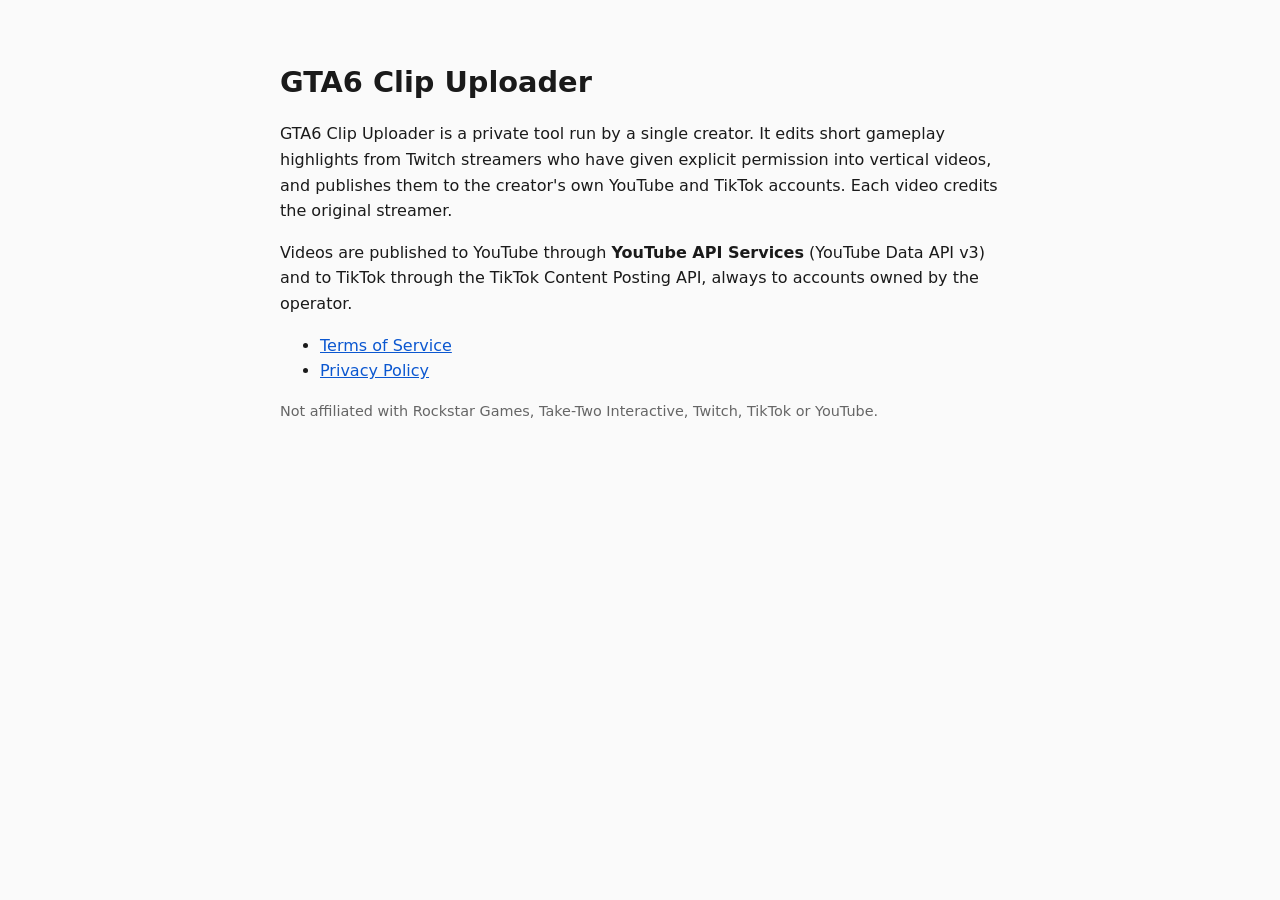
<file: index.html>
<!doctype html>
<html lang="en">
<head>
<meta charset="utf-8">
<meta name="viewport" content="width=device-width, initial-scale=1">
<title>GTA6 Clip Uploader</title>
<link rel="stylesheet" href="style.css">
</head>
<body>
<main>
<h1>GTA6 Clip Uploader</h1>
<p>GTA6 Clip Uploader is a private tool run by a single creator. It edits short gameplay highlights from Twitch streamers who have given explicit permission into vertical videos, and publishes them to the creator's own YouTube and TikTok accounts. Each video credits the original streamer.</p>
<p>Videos are published to YouTube through <strong>YouTube API Services</strong> (YouTube Data API v3) and to TikTok through the TikTok Content Posting API, always to accounts owned by the operator.</p>
<ul>
<li><a href="terms.html">Terms of Service</a></li>
<li><a href="privacy.html">Privacy Policy</a></li>
</ul>
<p class="note">Not affiliated with Rockstar Games, Take-Two Interactive, Twitch, TikTok or YouTube.</p>
</main>
</body>
</html>
</file>
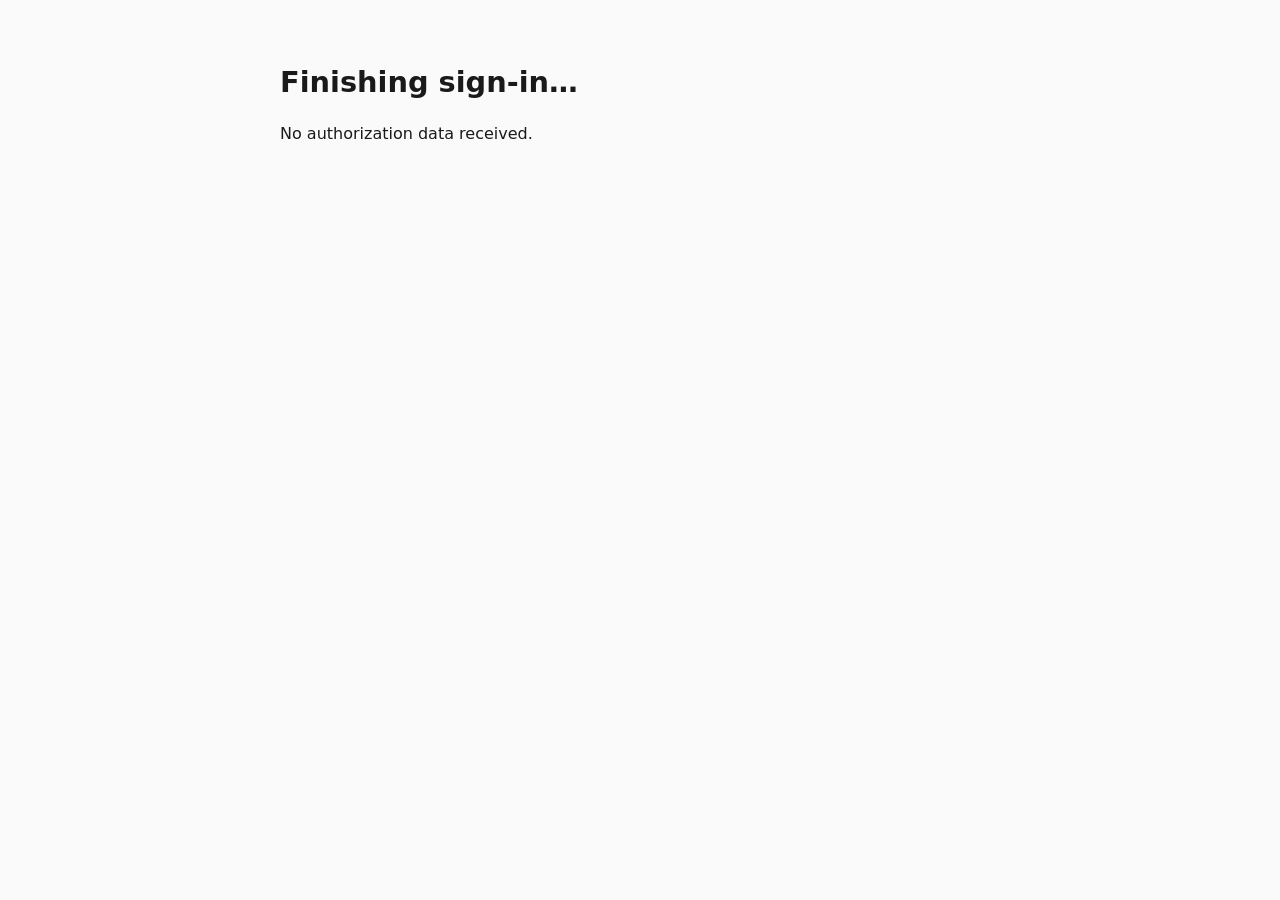
<file: callback.html>
<!doctype html>
<html lang="en">
<head>
<meta charset="utf-8">
<meta name="viewport" content="width=device-width, initial-scale=1">
<title>Authorization</title>
<link rel="stylesheet" href="style.css">
</head>
<body>
<main>
<h1>Finishing sign-in…</h1>
<p id="msg">Passing the authorization back to the local uploader.</p>
<script>
  // Hands the OAuth result (code/state) to the uploader running on the operator's own PC.
  // Nothing is stored or sent anywhere else.
  var q = window.location.search;
  if (q) {
    window.location.replace("http://127.0.0.1:8765/callback" + q);
  } else {
    document.getElementById("msg").textContent = "No authorization data received.";
  }
</script>
</main>
</body>
</html>
</file>
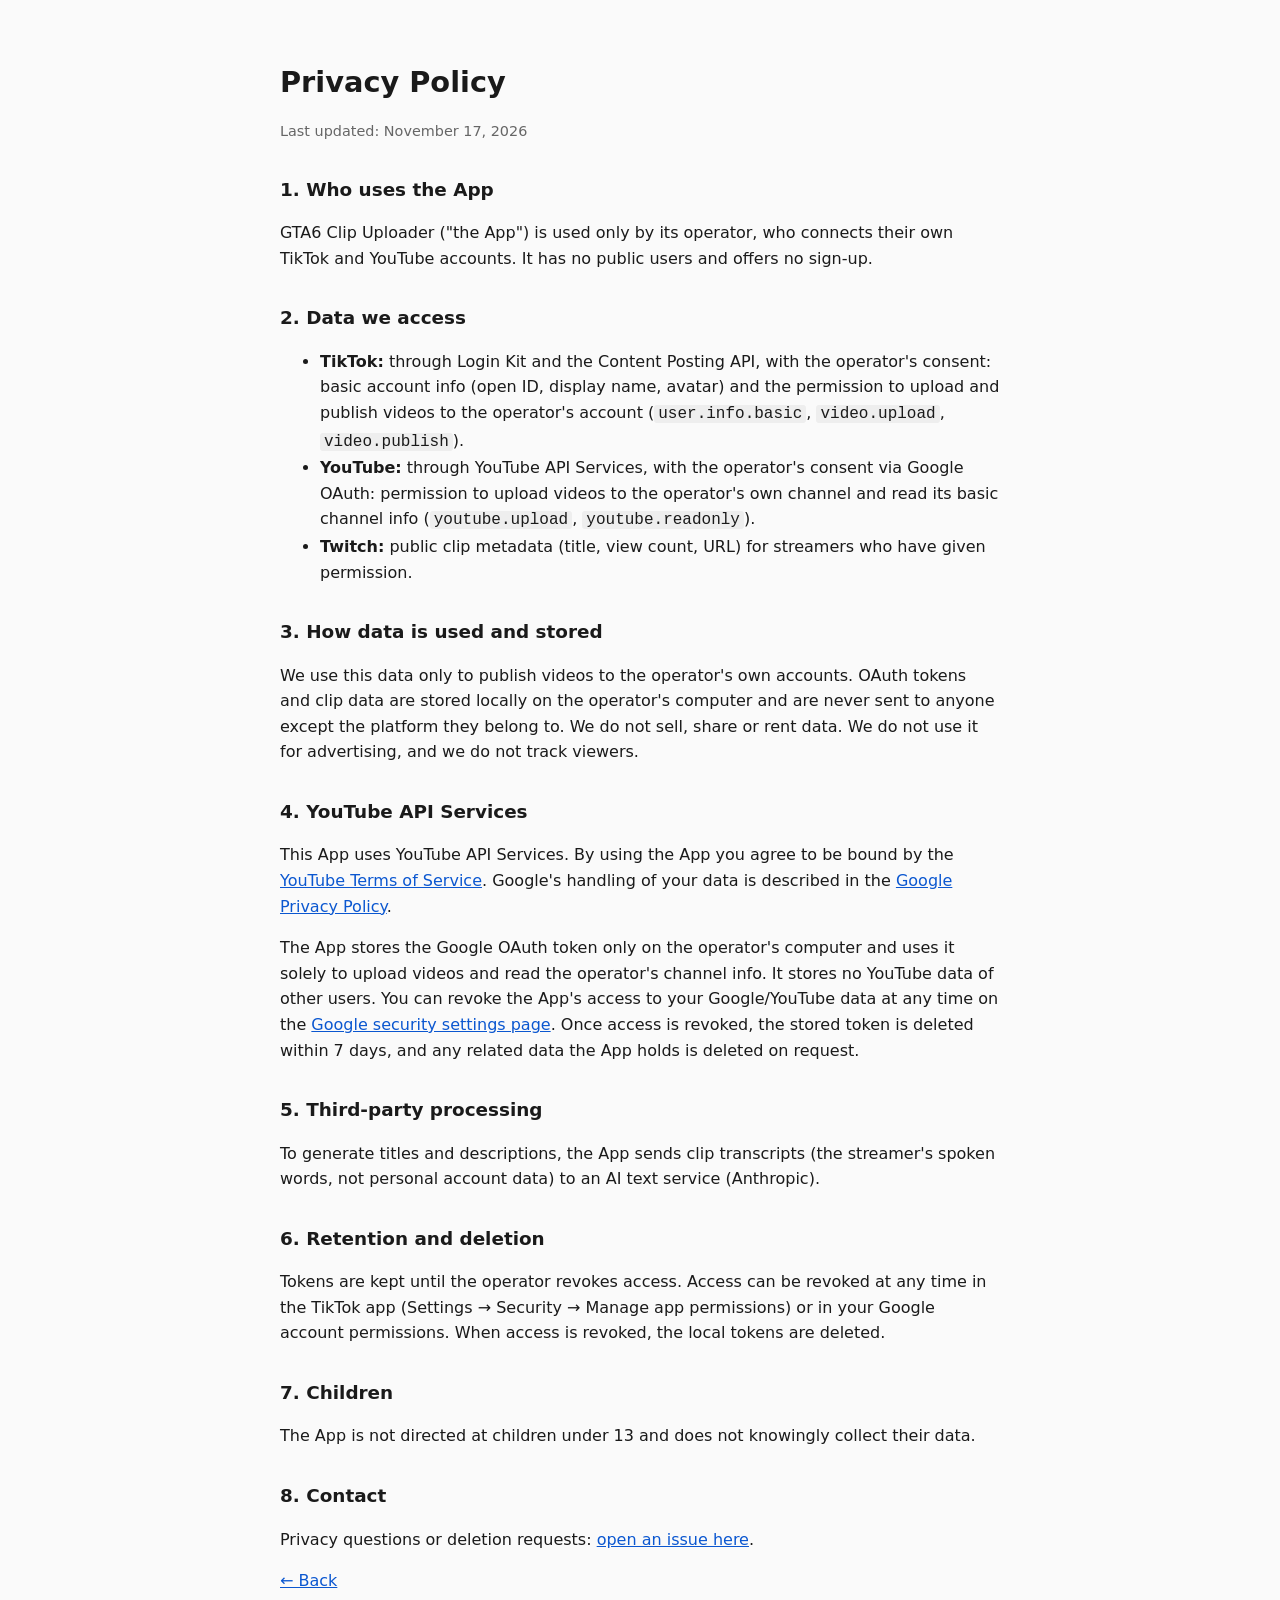
<file: privacy.html>
﻿<!doctype html>
<html lang="en">
<head>
<meta charset="utf-8">
<meta name="viewport" content="width=device-width, initial-scale=1">
<title>Privacy Policy</title>
<link rel="stylesheet" href="style.css">
</head>
<body>
<main>
<h1>Privacy Policy</h1>
<p class="note">Last updated: November 17, 2026</p>

<h2>1. Who uses the App</h2>
<p>GTA6 Clip Uploader ("the App") is used only by its operator, who connects their own TikTok and YouTube accounts. It has no public users and offers no sign-up.</p>

<h2>2. Data we access</h2>
<ul>
<li><strong>TikTok:</strong> through Login Kit and the Content Posting API, with the operator's consent: basic account info (open ID, display name, avatar) and the permission to upload and publish videos to the operator's account (<code>user.info.basic</code>, <code>video.upload</code>, <code>video.publish</code>).</li>
<li><strong>YouTube:</strong> through YouTube API Services, with the operator's consent via Google OAuth: permission to upload videos to the operator's own channel and read its basic channel info (<code>youtube.upload</code>, <code>youtube.readonly</code>).</li>
<li><strong>Twitch:</strong> public clip metadata (title, view count, URL) for streamers who have given permission.</li>
</ul>

<h2>3. How data is used and stored</h2>
<p>We use this data only to publish videos to the operator's own accounts. OAuth tokens and clip data are stored locally on the operator's computer and are never sent to anyone except the platform they belong to. We do not sell, share or rent data. We do not use it for advertising, and we do not track viewers.</p>

<h2>4. YouTube API Services</h2>
<p>This App uses YouTube API Services. By using the App you agree to be bound by the <a href="https://www.youtube.com/t/terms">YouTube Terms of Service</a>. Google's handling of your data is described in the <a href="https://policies.google.com/privacy">Google Privacy Policy</a>.</p>
<p>The App stores the Google OAuth token only on the operator's computer and uses it solely to upload videos and read the operator's channel info. It stores no YouTube data of other users. You can revoke the App's access to your Google/YouTube data at any time on the <a href="https://myaccount.google.com/permissions">Google security settings page</a>. Once access is revoked, the stored token is deleted within 7 days, and any related data the App holds is deleted on request.</p>

<h2>5. Third-party processing</h2>
<p>To generate titles and descriptions, the App sends clip transcripts (the streamer's spoken words, not personal account data) to an AI text service (Anthropic).</p>

<h2>6. Retention and deletion</h2>
<p>Tokens are kept until the operator revokes access. Access can be revoked at any time in the TikTok app (Settings → Security → Manage app permissions) or in your Google account permissions. When access is revoked, the local tokens are deleted.</p>

<h2>7. Children</h2>
<p>The App is not directed at children under 13 and does not knowingly collect their data.</p>

<h2>8. Contact</h2>
<p>Privacy questions or deletion requests: <a href="https://github.com/jvidi28-afk/gta6-clipfarm-legal/issues">open an issue here</a>.</p>

<p><a href="index.html">← Back</a></p>
</main>
</body>
</html>
</file>
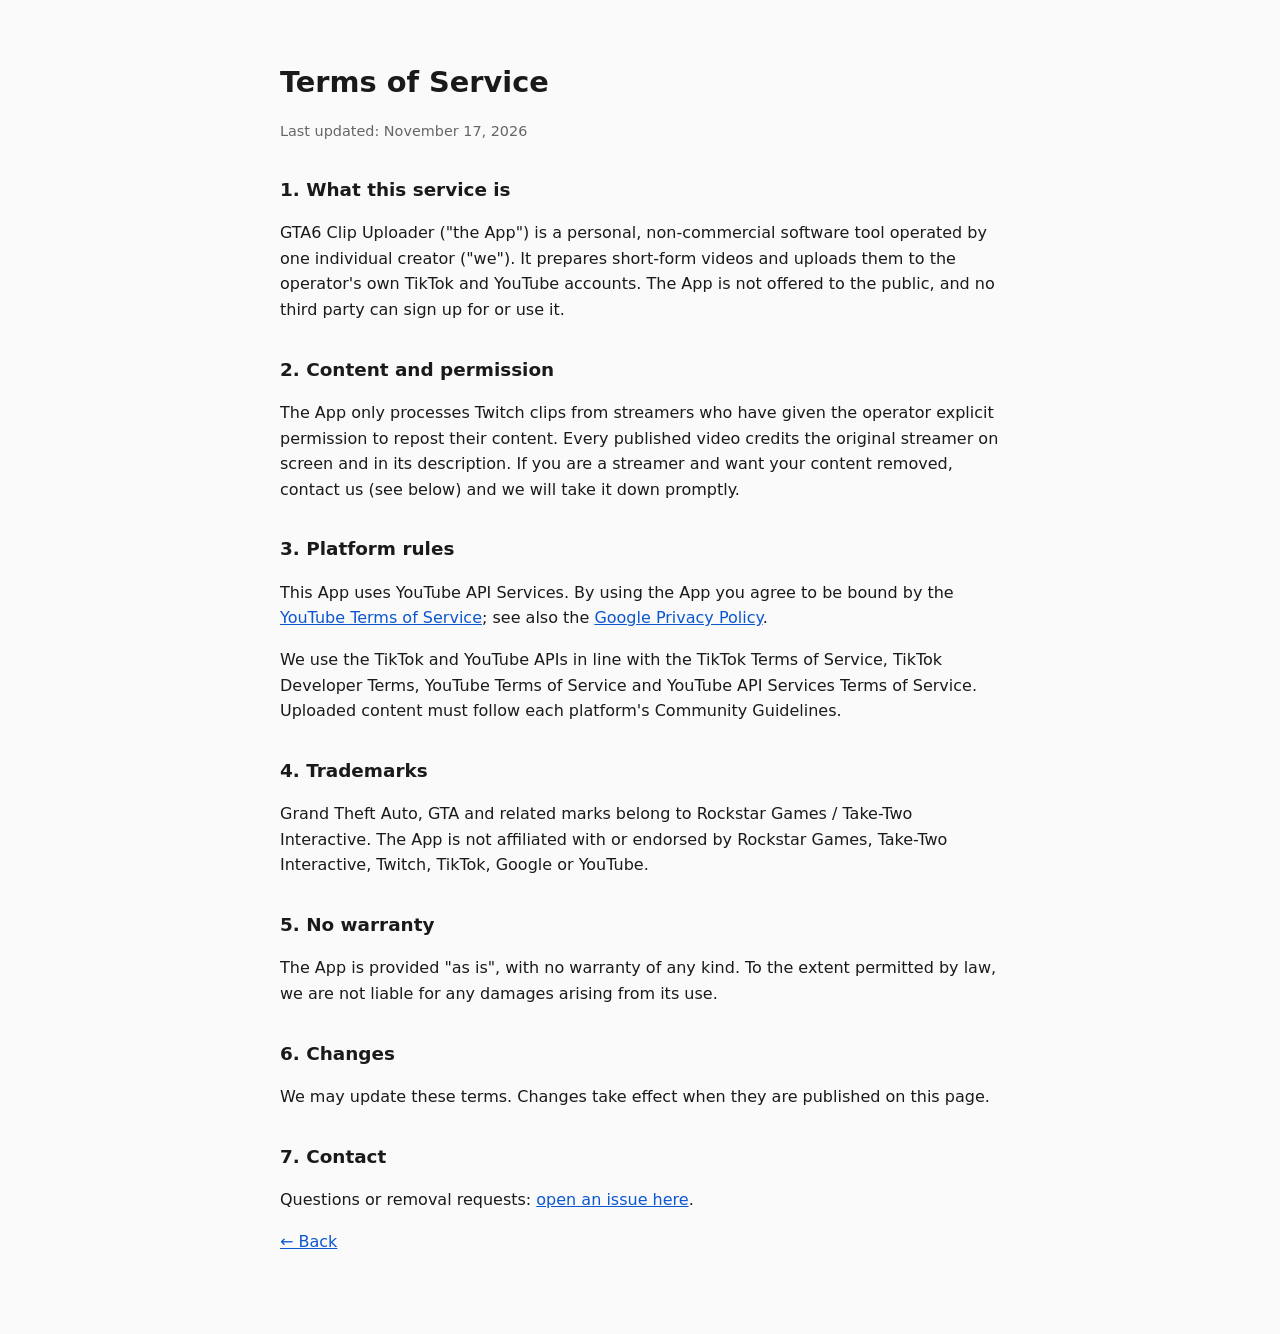
<file: terms.html>
<!doctype html>
<html lang="en">
<head>
<meta charset="utf-8">
<meta name="viewport" content="width=device-width, initial-scale=1">
<title>Terms of Service</title>
<link rel="stylesheet" href="style.css">
</head>
<body>
<main>
<h1>Terms of Service</h1>
<p class="note">Last updated: November 17, 2026</p>

<h2>1. What this service is</h2>
<p>GTA6 Clip Uploader ("the App") is a personal, non-commercial software tool operated by one individual creator ("we"). It prepares short-form videos and uploads them to the operator's own TikTok and YouTube accounts. The App is not offered to the public, and no third party can sign up for or use it.</p>

<h2>2. Content and permission</h2>
<p>The App only processes Twitch clips from streamers who have given the operator explicit permission to repost their content. Every published video credits the original streamer on screen and in its description. If you are a streamer and want your content removed, contact us (see below) and we will take it down promptly.</p>

<h2>3. Platform rules</h2>
<p>This App uses YouTube API Services. By using the App you agree to be bound by the <a href="https://www.youtube.com/t/terms">YouTube Terms of Service</a>; see also the <a href="https://policies.google.com/privacy">Google Privacy Policy</a>.</p>
<p>We use the TikTok and YouTube APIs in line with the TikTok Terms of Service, TikTok Developer Terms, YouTube Terms of Service and YouTube API Services Terms of Service. Uploaded content must follow each platform's Community Guidelines.</p>

<h2>4. Trademarks</h2>
<p>Grand Theft Auto, GTA and related marks belong to Rockstar Games / Take-Two Interactive. The App is not affiliated with or endorsed by Rockstar Games, Take-Two Interactive, Twitch, TikTok, Google or YouTube.</p>

<h2>5. No warranty</h2>
<p>The App is provided "as is", with no warranty of any kind. To the extent permitted by law, we are not liable for any damages arising from its use.</p>

<h2>6. Changes</h2>
<p>We may update these terms. Changes take effect when they are published on this page.</p>

<h2>7. Contact</h2>
<p>Questions or removal requests: <a href="https://github.com/jvidi28-afk/gta6-clipfarm-legal/issues">open an issue here</a>.</p>

<p><a href="index.html">← Back</a></p>
</main>
</body>
</html>
</file>
<file: style.css>
body { margin: 0; background: #fafafa; color: #1a1a1a; font: 16px/1.6 system-ui, -apple-system, "Segoe UI", sans-serif; }
main { max-width: 720px; margin: 0 auto; padding: 40px 16px 64px; }
h1 { font-size: 1.8rem; margin-bottom: .25rem; }
h2 { font-size: 1.15rem; margin-top: 2rem; }
a { color: #0b57d0; }
code { background: #eee; padding: 0 4px; border-radius: 3px; }
.note { color: #666; font-size: .9rem; }
@media (prefers-color-scheme: dark) {
  body { background: #121212; color: #e6e6e6; }
  a { color: #8ab4f8; }
  code { background: #2a2a2a; }
  .note { color: #999; }
}
</file>
